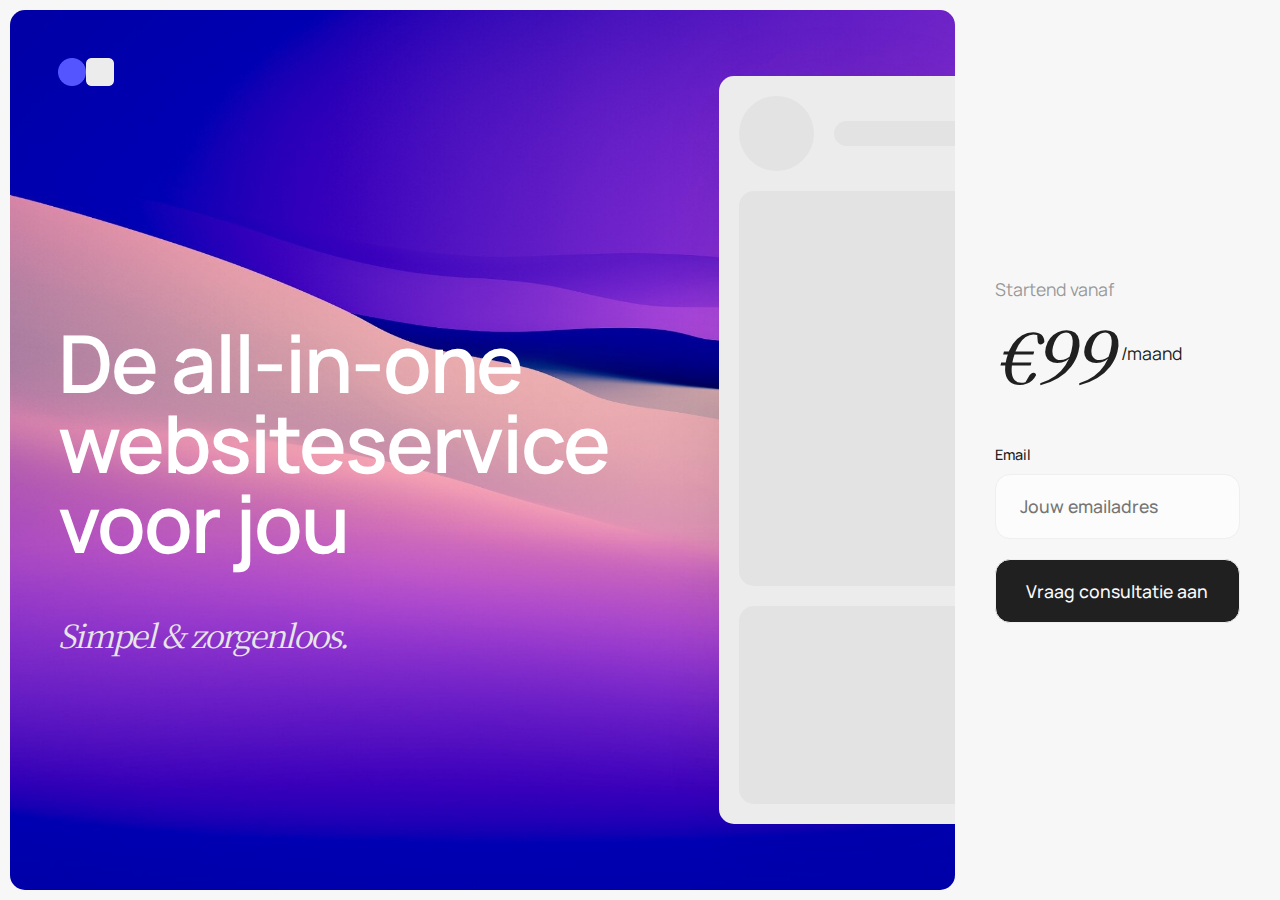
<file: index.html>
<!DOCTYPE html>
<html xmlns="http://www.w3.org/1999/xhtml" xml:lang="en" lang="en">

<head>
   <title>Pixelpartner | Een website voor jouw business. Simpel & zorgenloos.</title>
   <meta http-equiv="content-type" content="text/html;charset=utf-8" />
   <meta name="generator" content="Geany 1.37.1" />
   <meta content="width=device-width, initial-scale=1" name="viewport" />
   <link rel="icon" type="image/x-icon" href="img/favicon.png">
   <script src="https://ajax.googleapis.com/ajax/libs/jquery/1.9.1/jquery.min.js"></script>
   <link rel="stylesheet" href="index.css">
<link rel="preconnect" href="https://fonts.googleapis.com">
<link rel="preconnect" href="https://fonts.gstatic.com" crossorigin>
<link href="https://fonts.googleapis.com/css2?family=Barlow:ital,wght@0,100;0,200;0,300;0,400;0,500;0,600;0,700;0,800;0,900;1,100;1,200;1,300;1,400;1,500;1,600;1,700;1,800;1,900&family=Inter:ital,opsz,wght@0,14..32,100..900;1,14..32,100..900&family=Manrope:wght@200..800&family=Noto+Serif+KR:wght@200..900&display=swap" rel="stylesheet">
</head>

<script>
   function myFunction() {
     var body = document.body; 
     var x = document.getElementById("overlayMenu");
     
     if (x.style.display === "block") {
       x.style.display = "none";
       body.style.overflow = "auto";
     } else {
       x.style.display = "block";
       body.style.overflow = "hidden";
     }
   }
</script>
<script>
   $(document).ready(function() {
     $("#mobileNavBtn").click(function() {
       $(".mobileMenu").toggleClass("active");
     });
   });
</script>

<body>
   <div id="content">
      <div id="sectionOne">
	 <div id="oneContent">	    
	    <div id="sectionOneContent">
	       <div id="introContainer">
		  <div id="introLeft">
		     <div id="introNav">
			<a href="">
			   <img src="img/logo.png" id="logo">
			</a>
		     </div>
		     
		     <div id="introText">
			<h1>De all-in-one websiteservice voor jou</h1>
			<h2>Simpel & zorgenloos.</h2>
		     </div>
		  </div>
		  
		  <div id="introRight">
		     
		     <div id="mockupContainer">
		     	<div id="mockupBox">
			   <div id="mockGrid">
			      <span class="circle"></span>
			      <span class="lazy"></span>
			   </div>
			   <div class="mock"></div>
			   <div class="mock" id="nonMob"></div>
			</div>
		     </div>
		  </div>
	       </div>
	       
	       <div id="startContainer">
		  <p>Startend vanaf</p>
		  <div id="priceContainer">
		     <h3>€99</h3>
		     <p>/maand</p>
		  </div>
		  
		  
		  <form>
		     <div class="inputContainer">
			<h6 class="inputLabel">Email</h6>
			<input type="email" placeholder="Jouw emailadres" id="email">
		     </div>
		     <input type="submit" id="submit" value="Vraag consultatie aan">
		  </form>
	       </div>
	    </div>
	 </div>
      </div>
   </div>
</body>

</html>
</file>
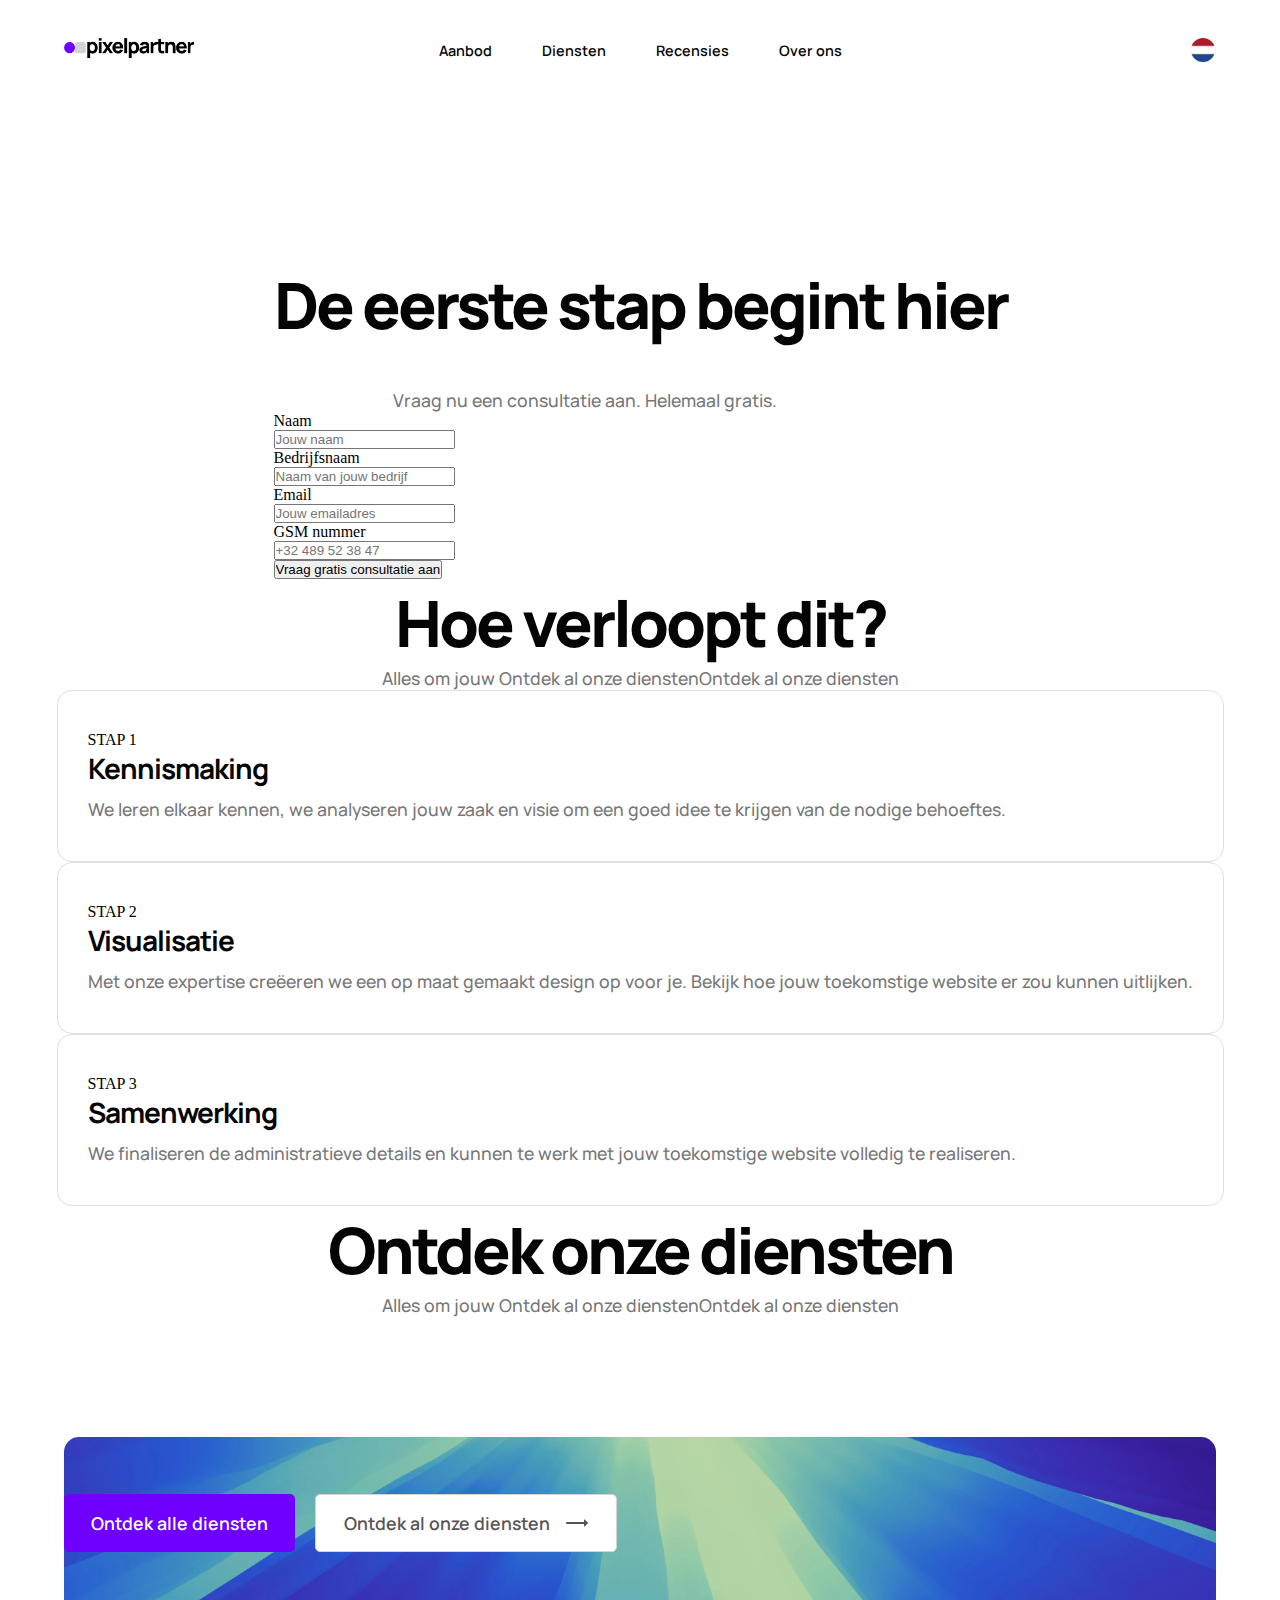
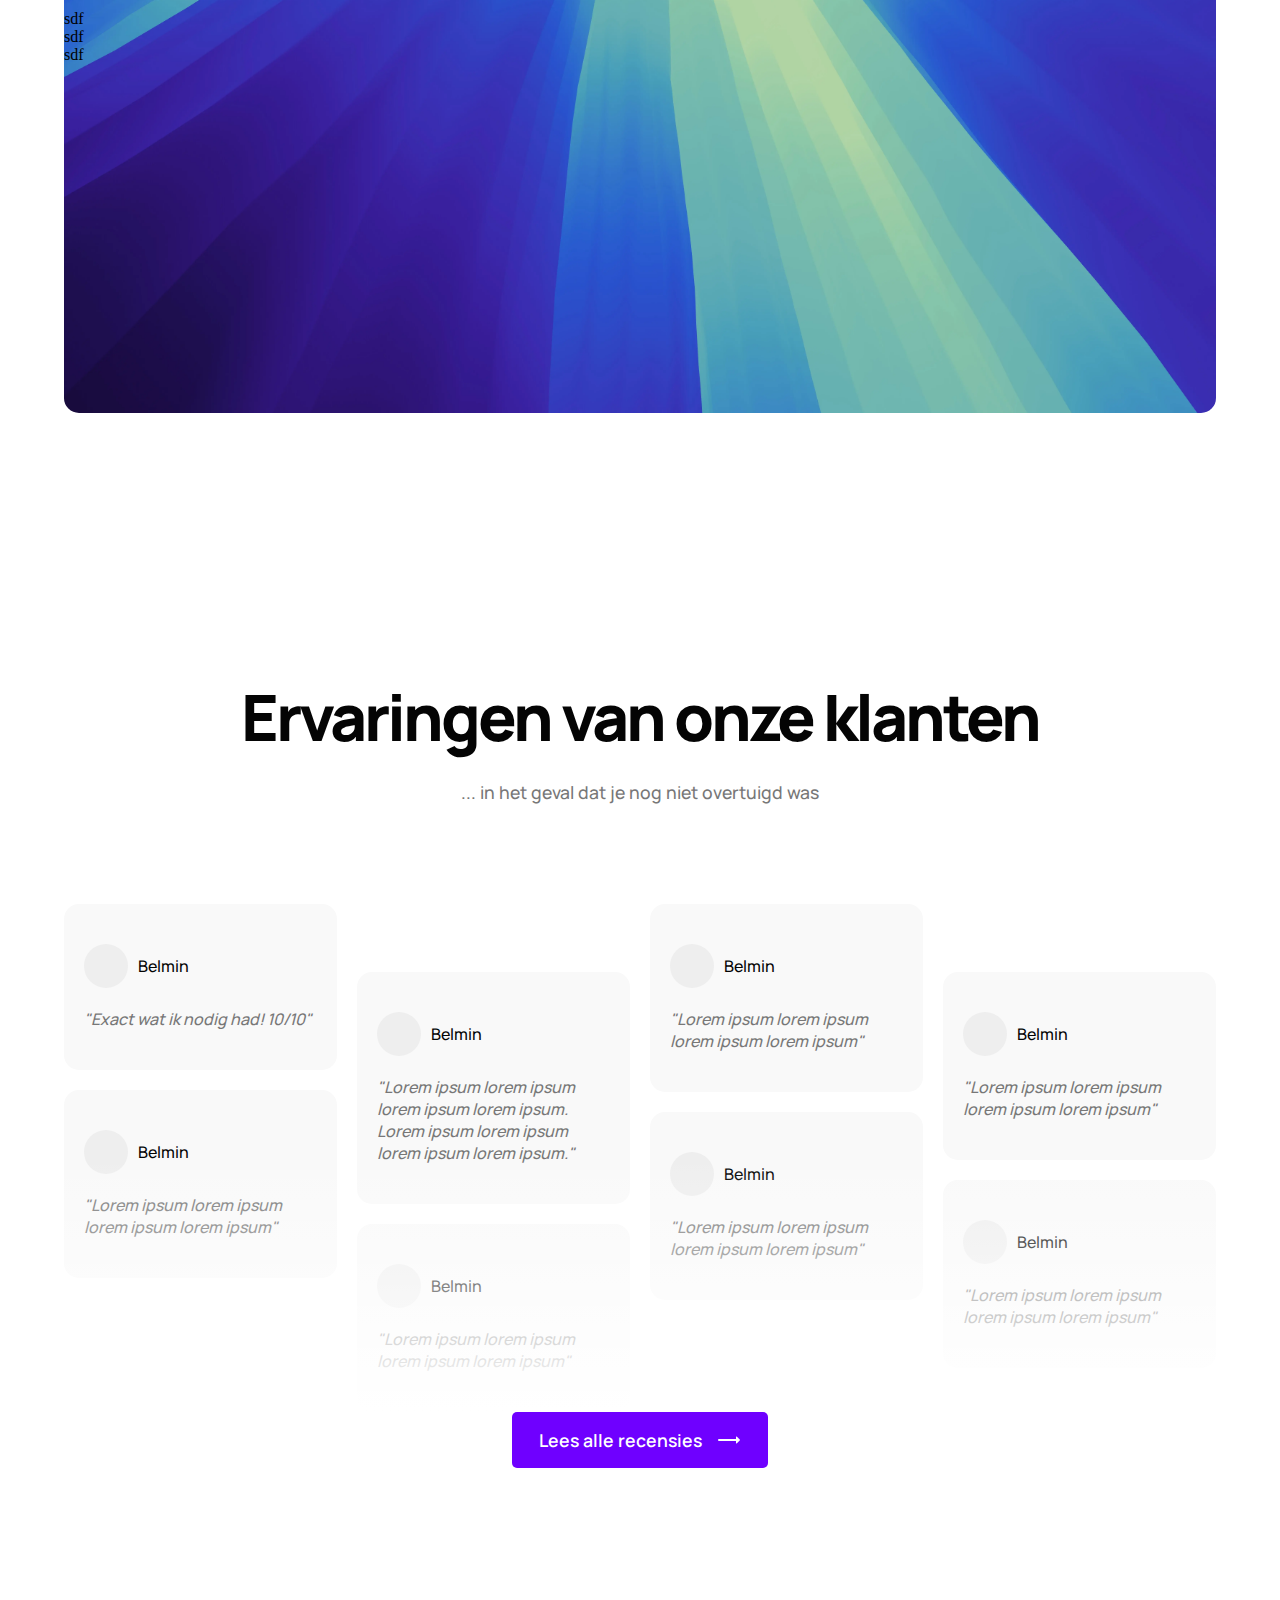
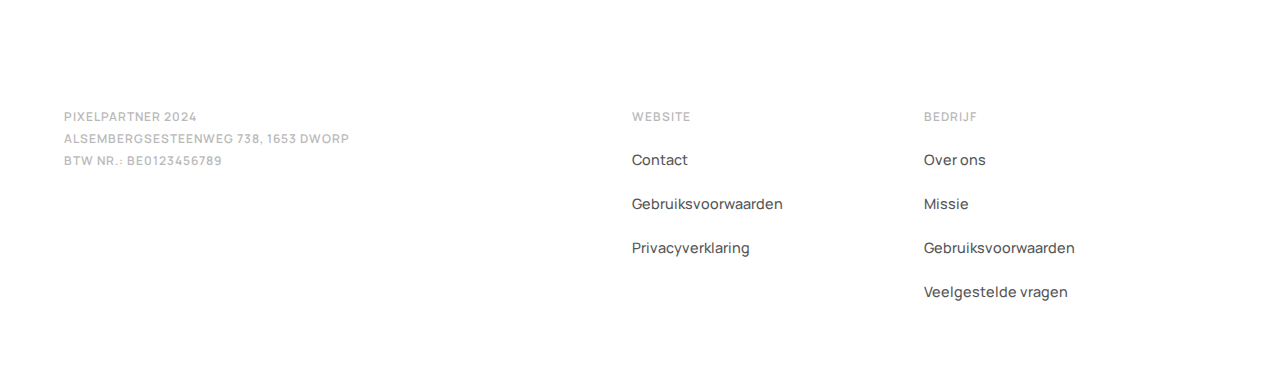
<file: apply.html>
<!DOCTYPE html>
<html xmlns="http://www.w3.org/1999/xhtml" xml:lang="en" lang="en">

<head>
   <title>Aanvraag consultatiegesprek | Pixelpartner | Een website voor jouw business. Simpel & zorgenloos.</title>
   <meta http-equiv="content-type" content="text/html;charset=utf-8" />
   <meta name="generator" content="Geany 1.37.1" />
   <meta content="width=device-width, initial-scale=1" name="viewport" />
   <link rel="icon" type="image/x-icon" href="img/favicon.png">
   <script src="https://ajax.googleapis.com/ajax/libs/jquery/1.9.1/jquery.min.js"></script>
   <link rel="stylesheet" href="apply.css">
   <link rel="preconnect" href="https://fonts.googleapis.com">
   <link rel="preconnect" href="https://fonts.gstatic.com" crossorigin>
   <link href="https://fonts.googleapis.com/css2?family=Barlow:ital,wght@0,100;0,200;0,300;0,400;0,500;0,600;0,700;0,800;0,900;1,100;1,200;1,300;1,400;1,500;1,600;1,700;1,800;1,900&family=Manrope:wght@200..800&display=swap" rel="stylesheet">
</head>

<script>
   function myFunction() {
     var body = document.body; 
     var x = document.getElementById("overlayMenu");
     
     if (x.style.display === "block") {
       x.style.display = "none";
       body.style.overflow = "auto";
     } else {
       x.style.display = "block";
       body.style.overflow = "hidden";
     }
   }
</script>
<script>
   $(document).ready(function() {
     $("#mobileNavBtn").click(function() {
       $(".mobileMenu").toggleClass("active");
     });
   });
</script>

<body>
   <div id="languageContainer">
      <div id="languageOverlay">
	 <div id="languagePickContainer">
	    <h3 id="languageText">Selecteer taal</h3>
	    <div id="languagePick">
	       <button class="languageBtn activeLanguage">
		  <span class="languageFlag nl"></span>
		  <h5 class="languageName">Nederlands</h5>
	       </button>
	       <button class="languageBtn">
		  <span class="languageFlag fr"></span>
		  <h5 class="languageName">Français</h5>
	       </button>
	       <button class="languageBtn">
		  <span class="languageFlag en"></span>
		  <h5 class="languageName">English</h5>
	       </button>
	    </div>
	 </div>
      </div>
   </div>
   
   <div id="bodyContainer">
      <div id="navContainer">
	 <div id="nav">
	    <nav>
	       <a href="index.html" id="logoContainer">
		  <img src="img/logo3.png" id="logo">
	       </a>
	       <div id="navLinks">
		  <li><a onmouseover="openOverlay()" class="navLink" id="aanbodBtn">
		     <span class="linkFiller"></span>
		     <div class="linkText">Aanbod</div>
		     <span class="linkFiller">
			<span class="linkBall"></span>
		     </span>
		  </a></li>
		  <li><a href="" class="navLink">
		     <span class="linkFiller"></span>
		     <div class="linkText">Diensten</div>
		     <span class="linkFiller">
			<span class="linkBall"></span>
		     </span>
		  </a></li>
		  <li><a href="" class="navLink">
		     <span class="linkFiller"></span>
		     <div class="linkText">Recensies</div>
		     <span class="linkFiller">
			<span class="linkBall"></span>
		     </span>
		  </a></li>
		  <li><a href="" class="navLink">
		     <span class="linkFiller"></span>
		     <div class="linkText">Over ons</div>
		     <span class="linkFiller">
			<span class="linkBall"></span>
		     </span>		  
		  </a></li>
	       </div>
	       
	       <div id="navRight">
		  <button id="navLanguage">
		     <img src="img/nl.png" id="langFlag">
		  </button>
		  
		  <button id="mobileNavBtn" class="mobileMenu "onclick="myFunction()"></button>
	       </div>
	    </nav>	 
	 </div>
	 
	 <div id="navOverlayContainer">
	    <div id="overlayContainer">
	       <div id="overlayContent">
		  <div id="overlayTextContainer">
		     <h3>Aanbod</h3>
		  </div>
		  <a href="" class="overlayBoxContainer">
		     <div class="overlayBox"></div>
		     <div class="overlayNavBtn">
			<p class="overlayBtnText">Starter</p>
			<img width="24" height="24" src="img/arrow-g.png" alt="long-arrow-right"/>
		     </div>
		  </a>
		  <a href="" class="overlayBoxContainer">
		     <div class="overlayBox"></div>
		     <div class="overlayNavBtn">
			<p class="overlayBtnText">Premium</p>
			<img width="24" height="24" src="img/arrow-g.png" alt="long-arrow-right"/>
		     </div>
		  </a>
	       </div>
	    </div>
	 </div>
	 
	 <div id="overlayMenu">
	    <div id="overlayMenuContent">
	       <div id="overlayMenuInner">
		  <a class="serviceTitleBox oLink" href="">
		     <p class="serviceTitle">Aanbod</p>
		     <img width="24" height="24" src="img/arrow-g.png" alt="long-arrow-right"/>
		  </a>
		  <a class="serviceTitleBox oLink" href="">
		     <p class="serviceTitle">Diensten</p>
		     <img width="24" height="24" src="img/arrow-g.png" alt="long-arrow-right"/>
		  </a>
		  <a class="serviceTitleBox oLink" href="">
		     <p class="serviceTitle">Recensies</p>
		     <img width="24" height="24" src="img/arrow-g.png" alt="long-arrow-right"/>
		  </a>
		  <a class="serviceTitleBox oLink noBorder" href="">
		     <p class="serviceTitle">Contact</p>
		     <img width="24" height="24" src="img/arrow-g.png" alt="long-arrow-right"/>
		  </a>
	       </div>
	    </div>
	 </div>
	 
      </div>
      
      <div id="contentContainer">
	 <div id="leftContainer">
	    <h1>De eerste stap begint hier</h1>
	    <p class="introText">Vraag nu een consultatie aan. Helemaal gratis.</p>
	    
	    <form id="formSection">
	       <div class="formBox">
		  <p class="formBoxLabel">Naam</p>
		  <input type="text" class="formInput" placeholder="Jouw naam" id="name">
	       </div>
	       <div class="formBox">
		  <p class="formBoxLabel">Bedrijfsnaam</p>
		  <input type="text" class="formInput" placeholder="Naam van jouw bedrijf" id="companyName">
	       </div>
	       <div class="formBox">
		  <p class="formBoxLabel">Email</p>
		  <input type="email" class="formInput" placeholder="Jouw emailadres" id="email">
	       </div>
	       <div class="formBox">
		  <p class="formBoxLabel">GSM nummer</p>
		  <input type="text" class="formInput" placeholder="+32 489 52 38 47" id="phone">
	       </div>
	       <div id="submitBox">
		  <input type="submit" id="submit" value="Vraag gratis consultatie aan">	       
	       </div>
	    </form>    
	 </div>
	 
	 <div id="rightContainer">
	    <div id="dienstenTitleSection">
	       <h2>Hoe verloopt dit?</h2>
	       <h5>Alles om jouw Ontdek al onze dienstenOntdek al onze diensten</h5>	    
	    </div>
	    
	    <div id="applyProcessContainer">
	       <a class="companyServiceBox">
		  <div class="applyStepBox">
		     <div class="stepBox">
			<p class="stepTitle">STAP 1</p>
		     </div>
		     <p class="serviceTitle">Kennismaking</p>
		  </div>
		  <p class="serviceText">We leren elkaar kennen, we analyseren jouw zaak en visie om een goed idee te krijgen van de nodige behoeftes.</p>
	       </a>
	       
	       <div class="applyLineContainer">
		  <div class="applyLine"></div>
	       </div>
	       
	       <a class="companyServiceBox">
		  <div class="applyStepBox">
		     <div class="stepBox">
			<p class="stepTitle">STAP 2</p>
		     </div>
		     <p class="serviceTitle">Visualisatie</p>
		  </div>
		  <p class="serviceText">Met onze expertise creëeren we een op maat gemaakt design op voor je. Bekijk hoe jouw toekomstige website er zou kunnen uitlijken.</p>
	       </a>
	       
	       <div class="applyLineContainer">
		  <div class="applyLine"></div>
	       </div>
	       
	       <a class="companyServiceBox">
		  <div class="applyStepBox">
		     <div class="stepBox">
			<p class="stepTitle">STAP 3</p>
		     </div>
		     <p class="serviceTitle">Samenwerking</p>
		  </div>
		  <p class="serviceText">We finaliseren de administratieve details en kunnen te werk met jouw toekomstige website volledig te realiseren.</p>
	       </a>
	    </div>
	 </div>
	 
	 <div id="dienstenTitleSection">
	    <h2>Ontdek onze diensten</h2>
	    <h5>Alles om jouw Ontdek al onze dienstenOntdek al onze diensten</h5>	    
	 </div>
	 
	 <div id="firstSection">
	    <div id="middleSection">
	       <div id="middleButtons">
	       	 <div id="mainButtons">
		     <a href="apply.html" id="contactBtn">Ontdek alle diensten
		     </a>
		     <a href="" id="exploreBtn">Ontdek al onze diensten
			<img width="24" height="24" src="img/arrow-g.png" alt="long-arrow-right"/>
		     </a>
		  </div>
	       </div>
	       
	       <div id="bottomSection">
		  <div class="bottomSectionBox">
		     <p>sdf</p>
		  </div>
		  <div class="bottomSectionBox nonPrio">
		     <p>sdf</p>
		  </div>
		  <div class="bottomSectionBox nonPrio">
		     <p>sdf</p>
		  </div>
	       </div>
	    </div>
	 </div>
      
	 <div id="thirdSection">
	    <div id="secondTitleContainer">
	       <h2>Ervaringen van onze klanten</h2>
	       <h5>... in het geval dat je nog niet overtuigd was</h5>	    
	    </div>
	    
	    <div id="thirdContent">
	       <div id="reviewsContainer">
		  <div class="reviewsColumn">
		     <div class="reviewBox">
			<div class="reviewBoxTop">
			   <div class="reviewImageContainer"></div>
			   <p class="reviewClient">Belmin</p>
			</div>
			
			<div class="reviewBoxBottom">
			   <p class="reviewText">"Exact wat ik nodig had! 10/10"</p>
			</div>
		     </div>
		     <div class="reviewBox">
			<div class="reviewBoxTop">
			   <div class="reviewImageContainer"></div>
			   <p class="reviewClient">Belmin</p>
			</div>
			
			<div class="reviewBoxBottom">
			   <p class="reviewText">"Lorem ipsum lorem ipsum lorem ipsum lorem ipsum"</p>
			</div>
		     </div>
		  </div>
		  <div class="reviewsColumn nonMob">
		     <div class="reviewBox columnMargin">
			<div class="reviewBoxTop">
			   <div class="reviewImageContainer"></div>
			   <p class="reviewClient">Belmin</p>
			</div>
			
			<div class="reviewBoxBottom">
			   <p class="reviewText">"Lorem ipsum lorem ipsum lorem ipsum lorem ipsum. Lorem ipsum lorem ipsum lorem ipsum lorem ipsum."</p>
			</div>
		     </div>
		     <div class="reviewBox">
			<div class="reviewBoxTop">
			   <div class="reviewImageContainer"></div>
			   <p class="reviewClient">Belmin</p>
			</div>
			
			<div class="reviewBoxBottom">
			   <p class="reviewText">"Lorem ipsum lorem ipsum lorem ipsum lorem ipsum"</p>
			</div>
		     </div>
		  </div>
		  <div class="reviewsColumn nonMob">
		     <div class="reviewBox">
			<div class="reviewBoxTop">
			   <div class="reviewImageContainer"></div>
			   <p class="reviewClient">Belmin</p>
			</div>
			
			<div class="reviewBoxBottom">
			   <p class="reviewText">"Lorem ipsum lorem ipsum lorem ipsum lorem ipsum"</p>
			</div>
		     </div>
		     <div class="reviewBox">
			<div class="reviewBoxTop">
			   <div class="reviewImageContainer"></div>
			   <p class="reviewClient">Belmin</p>
			</div>
			
			<div class="reviewBoxBottom">
			   <p class="reviewText">"Lorem ipsum lorem ipsum lorem ipsum lorem ipsum"</p>
			</div>
		     </div>
		  </div>
		  <div class="reviewsColumn">
		     <div class="reviewBox columnMargin">
			<div class="reviewBoxTop">
			   <div class="reviewImageContainer"></div>
			   <p class="reviewClient">Belmin</p>
			</div>
			
			<div class="reviewBoxBottom">
			   <p class="reviewText">"Lorem ipsum lorem ipsum lorem ipsum lorem ipsum"</p>
			</div>
		     </div>
		     <div class="reviewBox">
			<div class="reviewBoxTop">
			   <div class="reviewImageContainer"></div>
			   <p class="reviewClient">Belmin</p>
			</div>
			
			<div class="reviewBoxBottom">
			   <p class="reviewText">"Lorem ipsum lorem ipsum lorem ipsum lorem ipsum"</p>
			</div>
		     </div>
		  </div>
	       </div>
	       
	       <div id="thirdOverlay"></div>
	    </div>
	    <div id="reviewsBtnContainer">
	       <a class="tierBtn">
		  Lees alle recensies
		  <img width="24" height="24" src="img/arrow-w.png" alt="long-arrow-right"/>
	       </a>
	    </div>
	 </div>
      </div>
   </div>
</body>

<footer>
   <div id="footerContainer">
      <div class="footerColumn" style="order: 3">
	 <p class="footerTop">BEDRIJF</p>
	 <a href="" class="footerLink">Over ons</a>
	 <a href="" class="footerLink">Missie</a>
	 <a href="" class="footerLink">Gebruiksvoorwaarden</a>
	 <a href="" class="footerLink">Veelgestelde vragen</a>
      </div>
      <div class="footerColumn" style="order: 2">
	 <p class="footerTop">WEBSITE</p>
	 <a href="" class="footerLink">Contact</a>
	 <a href="" class="footerLink">Gebruiksvoorwaarden</a>
	 <a href="" class="footerLink">Privacyverklaring</a>
      </div>
      <div class="footerCompanyInfo">
	 <p class="footerTop info">PIXELPARTNER 2024</p>
	 <p class="footerTop info">ALSEMBERGSESTEENWEG 738, 1653 DWORP</p>
	 <p class="footerTop info">BTW NR.: BE0123456789</p>
      </div>
   </div>
</footer>

</html>
</file>
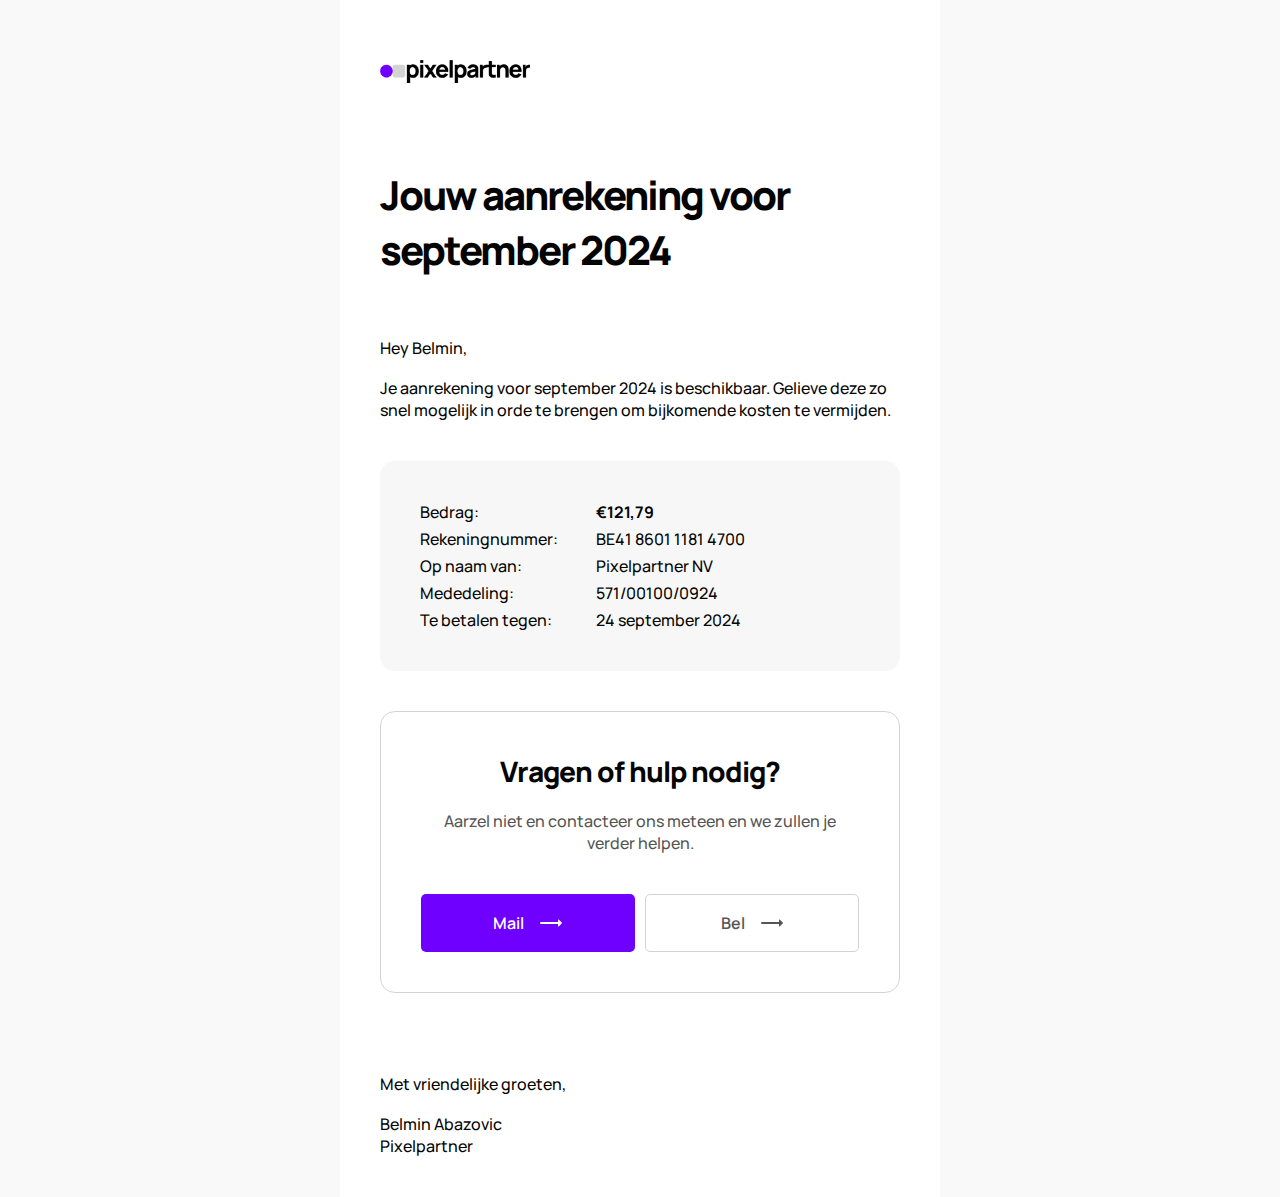
<file: emailPayment.html>
<!DOCTYPE html>
<html xmlns="http://www.w3.org/1999/xhtml" xml:lang="en" lang="en">

<head>
   <title>untitled</title>
   <meta http-equiv="content-type" content="text/html;charset=utf-8" />
   <meta name="generator" content="Geany 1.37.1" />
   <meta content="width=device-width, initial-scale=1" name="viewport" />
   <script src="https://ajax.googleapis.com/ajax/libs/jquery/1.9.1/jquery.min.js"></script>
   <link rel="stylesheet" href="emailPayment.css">
   <link rel="preconnect" href="https://fonts.googleapis.com">
   <link rel="preconnect" href="https://fonts.gstatic.com" crossorigin>
   <link href="https://fonts.googleapis.com/css2?family=Barlow:ital,wght@0,100;0,200;0,300;0,400;0,500;0,600;0,700;0,800;0,900;1,100;1,200;1,300;1,400;1,500;1,600;1,700;1,800;1,900&family=Manrope:wght@200..800&display=swap" rel="stylesheet">
</head>

<body>
   <div id="contentContainer">
      <div id="sectionOne">
         <img src="img/logo3.png" id="logo">
      </div>
      <div id="sectionTwo">
         <h1>Jouw aanrekening voor september 2024</h1>      
      </div>
      
      <div id="sectionThree">
         <p>Hey Belmin,</p>
         <br>
         <p>Je aanrekening voor september 2024 is beschikbaar. Gelieve deze zo snel mogelijk in orde te brengen om bijkomende kosten te vermijden.</p>
      </div>
      
      <div id="sectionFour">
         <p>Bedrag:</p>
         <p class="b bl">€121,79</p>
         <p>Rekeningnummer:</p>
         <p class="bl">BE41 8601 1181 4700</p>
         <p>Op naam van:</p>
         <p class="bl">Pixelpartner NV</p>
         <p>Mededeling:</p>
         <p class="bl">571/00100/0924</p>
         <p>Te betalen tegen:</p>
         <p class="bl">24 september 2024</p>
      </div>
      
      <div id="sectionFive">
         <h2>Vragen of hulp nodig?</h2>
         <p class="helpText">Aarzel niet en contacteer ons meteen en we zullen je verder helpen.</p>
         <div id="sectionFiveButtons">
            <a href="" id="emailBtn">Mail
               <img width="24" height="24" src="img/arrow-w.png" alt="long-arrow-right"/>
            </a>
            <a href="" id="callBtn">Bel
               <img width="24" height="24" src="img/arrow-g.png" alt="long-arrow-right"/>
            </a>
         </div>
      </div>
      
      <div id="sectionSix">
         <p>Met vriendelijke groeten,</p>
         <br>
         <p>Belmin Abazovic</p>
         <p>Pixelpartner</p>
      </div>
   </div>
</body>


</html>
</file>
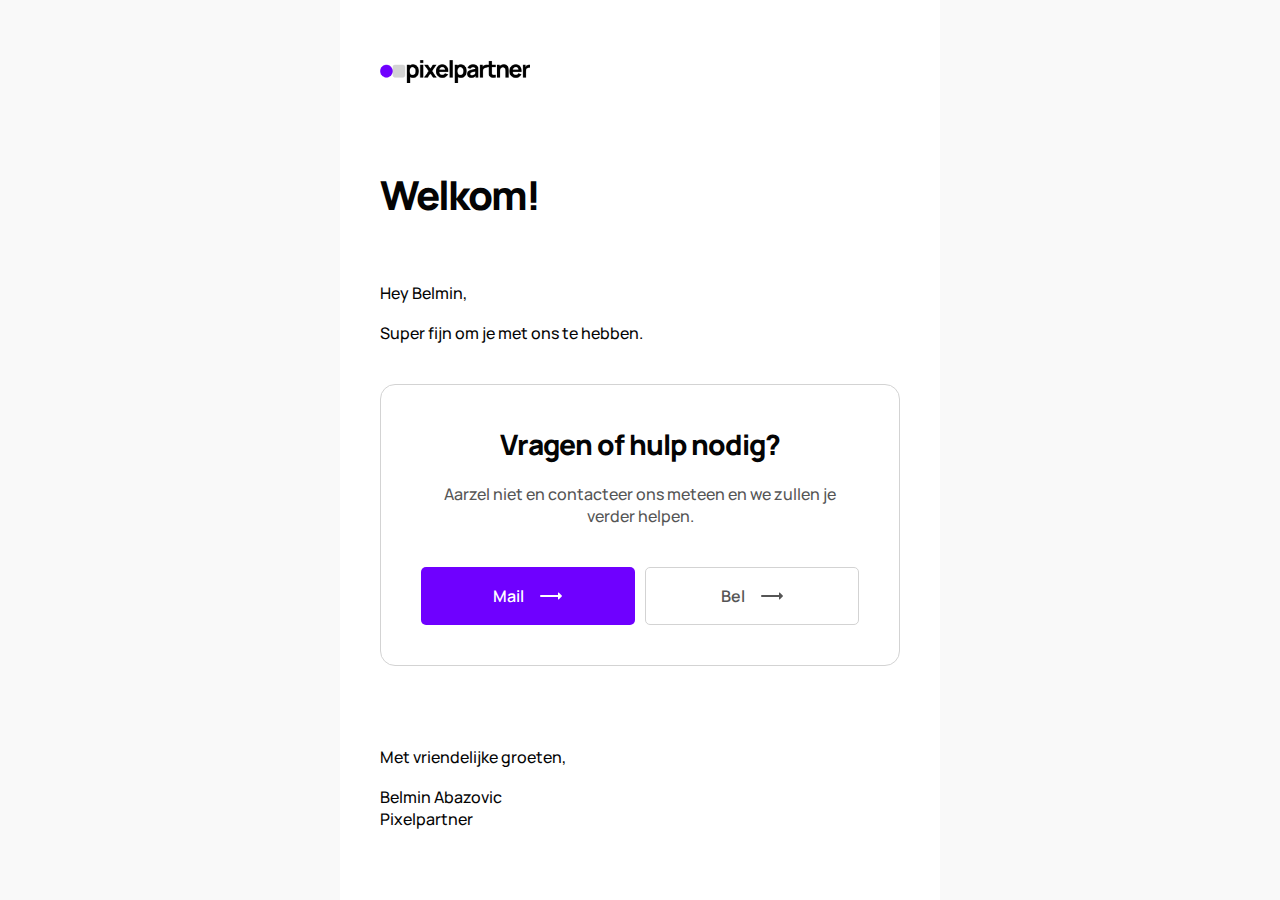
<file: emailWelcome.html>
<!DOCTYPE html>
<html xmlns="http://www.w3.org/1999/xhtml" xml:lang="en" lang="en">

<head>
   <title>untitled</title>
   <meta http-equiv="content-type" content="text/html;charset=utf-8" />
   <meta name="generator" content="Geany 1.37.1" />
   <meta content="width=device-width, initial-scale=1" name="viewport" />
   <script src="https://ajax.googleapis.com/ajax/libs/jquery/1.9.1/jquery.min.js"></script>
   <link rel="stylesheet" href="emailPayment.css">
   <link rel="preconnect" href="https://fonts.googleapis.com">
   <link rel="preconnect" href="https://fonts.gstatic.com" crossorigin>
   <link href="https://fonts.googleapis.com/css2?family=Barlow:ital,wght@0,100;0,200;0,300;0,400;0,500;0,600;0,700;0,800;0,900;1,100;1,200;1,300;1,400;1,500;1,600;1,700;1,800;1,900&family=Manrope:wght@200..800&display=swap" rel="stylesheet">
</head>

<body>
   <div id="contentContainer">
      <div id="sectionOne">
         <img src="img/logo3.png" id="logo">
      </div>
      <div id="sectionTwo">
         <h1>Welkom!</h1>      
      </div>
      
      <div id="sectionThree">
         <p>Hey Belmin,</p>
         <br>
         <p>Super fijn om je met ons te hebben.</p>
      </div>
      
      <div id="sectionFive">
         <h2>Vragen of hulp nodig?</h2>
         <p class="helpText">Aarzel niet en contacteer ons meteen en we zullen je verder helpen.</p>
         <div id="sectionFiveButtons">
            <a href="" id="emailBtn">Mail
               <img width="24" height="24" src="img/arrow-w.png" alt="long-arrow-right"/>
            </a>
            <a href="" id="callBtn">Bel
               <img width="24" height="24" src="img/arrow-g.png" alt="long-arrow-right"/>
            </a>
         </div>
      </div>
      
      <div id="sectionSix">
         <p>Met vriendelijke groeten,</p>
         <br>
         <p>Belmin Abazovic</p>
         <p>Pixelpartner</p>
      </div>
   </div>
</body>


</html>
</file>
<file: index.css>
* {
	margin: 0;
	padding: 0;
	box-sizing: border-box;
}

li {
	list-style: none;
}

a {
	text-decoration: none;
}

body {
	width: 100vw;
	min-height: 100vh;
	height: auto;
	overflow-x: hidden;
	background-color: #f7f7f7;
	display: flex;
	justify-content: center;
}



@media only screen and (min-width: 601px) {

#content {
	width: 100%;
}

#sectionOne {
	width: 100%;
	height: 100vh;
	min-height: 600px;
	background-color: #f7f7f7;
}

#oneContent {
	width: 100%;
	display: grid;
	height: 100%;
	padding: 0.65rem;
	background-colour: red;
}

#logo {
	height: 28px;
	width: auto;
}

#sectionOneContent {
	height: 100%;
	width: 100%;
	display: grid;
	grid-template-columns: 75% auto;
	grid-gap: 40px;
}

#introContainer {
	border-radius: 15px;
	background-color: #bfbfbf;
	overflow: hidden;
	display: grid;
	grid-template-columns: auto 25%;
	grid-column-gap: 3rem;
	background-image:url('img/bg2.jpg');
	background-repeat: no-repeat;
	background-size: auto 100%;
	background-position: center center;
}

#introLeft {
	display: grid;
	grid-template-rows: max-content auto;
}

#introNav {
	padding: 3rem 3rem 0rem 3rem;
}

#introText {
	display: grid;
	grid-template-rows: repeat(2, max-content);
	grid-row-gap: 3rem;
	height: 100%;
	align-content: center;
	padding: 3rem;
}

#introText h1 {
	font-family: 'Manrope', 'sans-serif';
	font-optical-sizing: auto;
	font-size: 5rem;
	font-weight: 600;
	letter-spacing: -2px;
	line-height: 1;
	font-style: normal;
	color: #FFFFFF;
}

#introText h2 {
	font-family: "Noto Serif KR", serif;
	font-optical-sizing: auto;
	font-size: 2rem;
	font-weight: 400;
	letter-spacing: -2px;
	font-style: normal;
	color: #e6e6e6;
	font-style: italic;
}

#introRight {
	height: 100%;
	width: 100%;
	position: relative;
	z-index: 1;
}

#servicesContainer {
	position: absolute;
	z-index: 2;
	width: auto;
	padding: 1rem 1.5rem;
	max-width: 15vw;
	top: 15%;
	left: -55%;
	background: rgba(0,0,0, 0.25);
	backdrop-filter: blur(3px);
	border-radius: 10px;
	-webkit-box-shadow: 0px 0px 78px -18px rgba(0,0,0,0.1);
	-moz-box-shadow: 0px 0px 78px -18px rgba(0,0,0,0.1);
	box-shadow: 0px 0px 78px -18px rgba(0,0,0,0.1);
	display: grid;
	grid-template-rows: max-content max-content;
	grid-row-gap: 5px;	
}

.serviceTitle {
	font-family: 'Manrope', 'sans-serif';
	font-optical-sizing: auto;
	font-size: 1.2rem;
	font-weight: 600;
	font-style: normal;
	color: #f9f9f9;
}

.serviceText {
	font-family: 'Manrope', 'sans-serif';
	font-optical-sizing: auto;
	font-size: 1.1rem;
	font-weight: 500;
	font-style: normal;
	color: #d6d6d6;
}

#mockupContainer {
	position: relative;
	z-index: 1;
	height: 100%;
	width: 100%;
	display: flex;
	align-items: center;
}

#mockupBox {
	background-color: #ececec;
	border-radius: 15px 0px 0px 15px;
	width: 100%;
	overflow: hidden;
	height: 85%;
	-webkit-box-shadow: 0px 0px 78px -18px rgba(0,0,0,0.1);
	-moz-box-shadow: 0px 0px 78px -18px rgba(0,0,0,0.1);
	box-shadow: 0px 0px 78px -18px rgba(0,0,0,0.1);	
	display: grid;
	grid-template-rows: max-content 2fr 1fr;
	grid-row-gap: 20px;
	padding: 20px 0px 20px 20px;
}

#mockGrid {
	display: grid;
	grid-template-columns: max-content auto;
	align-items: center;
	grid-column-gap: 20px;
}

.mock {
	background-color: #e3e3e3;
	border-radius: 15px 0px 0px 15px;
}

.circle {
	height: 75px;
	width: 75px;
	border-radius: 50%;
	background-color: #e3e3e3;
}

.lazy {
	height: 25px;
	border-radius: 15px;
	background-color: #e3e3e3;
	width: 150px;
}





#startContainer {
	display: flex;
	flex-direction: column;
	align-items: flex-start;
	justify-content: center;
	padding-right: 30px;
}

#startContainer p {
	font-family: 'Manrope', 'sans-serif';
	font-optical-sizing: auto;
	font-size: 1.1rem;
	font-weight: 400;
	font-style: normal;
	color: #999999;
}

#priceContainer {
	display: flex;
	align-items: center;
	grid-gap: 10px;
}

#priceContainer h3 {
	font-family: "Noto Serif KR", serif;
	font-optical-sizing: auto;
	font-size: 4.5rem;
	font-weight: 500;
	letter-spacing: -2px;
	font-style: normal;
	color: #202020;
	font-style: italic;	
}

#priceContainer p {
	font-family: 'Manrope', 'sans-serif';
	font-optical-sizing: auto;
	font-size: 1.1rem;
	font-weight: 400;
	font-style: normal;
	color: #202020;
}

#tierContainer {
	width: 100%;
	margin-top: 40px;
	display: grid;
	grid-template-rows: repeat(auto, max-content);
	grid-row-gap: 10px;
}

.tier {
	display: grid;
	grid-template-columns: max-content auto;
	grid-column-gap: 1.5rem;
	align-items: center;
	border: 1px solid #dedede;
	border-radius: 15px;
	padding: 1.5rem 2rem;
	cursor: pointer;
}

.tierCircle {
	height: 15px;
	aspect-ratio: 1 / 1;
	border-radius: 50%;
	background-color: #ececec;
}

.featText {
	font-family: 'Manrope', 'sans-serif';
	font-optical-sizing: auto;
	font-size: 1.1rem;
	font-weight: 600;
	font-style: normal;
	color: #202020;
}

form {
	width: 100%;
	margin-top: 40px;
}

.inputContainer {
	margin-bottom: 20px;
	display: grid;
	grid-template-rows: max-content max-content;
	grid-row-gap: 10px;
}

.inputContainer h6 {
	font-family: 'Manrope', 'sans-serif';
	font-optical-sizing: auto;
	font-size: 0.90rem;
	font-weight: 500;
	font-style: normal;
	color: #202020;
}

#email {
	width: 100%;
	font-family: 'Manrope', 'sans-serif';
	font-optical-sizing: auto;
	font-size: 1.1rem;
	font-weight: 500;
	font-style: normal;
	color: #202020;
	padding: 1.2rem 1.5rem;
	border: 1px solid #efefef;
	outline: none;
	border-radius: 15px;
	background-color: #fcfcfc;
}

#submit {
	width: 100%;
	font-family: 'Manrope', 'sans-serif';
	font-optical-sizing: auto;
	font-size: 1.1rem;
	font-weight: 500;
	font-style: normal;
	color: #f9f9f9;
	padding: 1.2rem 1.5rem;
	border: 1px solid #efefef;
	cursor: pointer;
	outline: none;
	border-radius: 15px;
	background-color: #202020;
}

}























@media only screen and (max-width: 600px) {

#content {
	width: 100%;
}

#sectionOne {
	width: 100%;
	height: auto;
	background-color: #f7f7f7;
}

#oneContent {
	width: 100%;
	display: grid;
	height: 100%;
	background-colour: red;
}

#logo {
	height: 28px;
	width: auto;
}

#sectionOneContent {
	height: 100%;
	width: 100%;
	display: grid;
	grid-template-rows: max-content auto;
	grid-gap: 40px;
}

#introContainer {
	border-radius: 0px 0px 15px 15px;
	background-color: #bfbfbf;
	overflow: hidden;
	display: grid;
	grid-template-rows: auto max-content;
	grid-row-gap: 4rem;
	padding-bottom: 0rem;
	background-image:url('img/bg2.jpg');
	background-repeat: no-repeat;
	background-size: auto 100%;
	background-position: center center;
}

#introLeft {
	display: grid;
	grid-template-rows: max-content auto;
	grid-row-gap: 4rem;
	justify-items: center;
}

#introNav {
	width: 90%;
	padding: 2rem 0rem 0rem 0rem;
}

#introText {
	display: grid;
	grid-template-rows: repeat(2, max-content);
	grid-row-gap: 2rem;
	height: 100%;
	align-content: center;
	width: 90%;
}

#introText h1 {
	font-family: 'Manrope', 'sans-serif';
	font-optical-sizing: auto;
	font-size: 3rem;
	font-weight: 600;
	letter-spacing: -2px;
	line-height: 1;
	width: 90%;
	font-style: normal;
	color: #FFFFFF;
}

#introText h2 {
	font-family: "Noto Serif KR", serif;
	font-optical-sizing: auto;
	font-size: 1.5rem;
	font-weight: 400;
	letter-spacing: -2px;
	font-style: normal;
	color: #e6e6e6;
	font-style: italic;
}

#introRight {
	height: max-content;
	width: 100%;
	position: relative;
	z-index: 1;
}

#mockupContainer {
	position: relative;
	z-index: 1;
	height: 100%;
	width: 100%;
	display: flex;
	justify-content: center;
}

#mockupBox {
	background-color: #ececec;
	border-radius: 15px 15px 0px 0px;
	width: 90%;
	overflow: hidden;
	height: 100%;
	-webkit-box-shadow: 0px 0px 78px -18px rgba(0,0,0,0.1);
	-moz-box-shadow: 0px 0px 78px -18px rgba(0,0,0,0.1);
	box-shadow: 0px 0px 78px -18px rgba(0,0,0,0.1);	
	display: grid;
	grid-template-rows: max-content 1.5fr;
	grid-row-gap: 10px;
	padding: 15px 15px 0px 15px;
}

#mockGrid {
	display: grid;
	grid-template-columns: max-content auto;
	align-items: center;
	grid-column-gap: 20px;
}

.mock {
	background-color: #e3e3e3;
	border-radius: 15px 15px 0px 0px;
	min-height: 100px;
}

#nonMob {
	display: none;
}

.circle {
	height: 60px;
	width: 60px;
	border-radius: 50%;
	background-color: #e3e3e3;
}

.lazy {
	height: 25px;
	border-radius: 15px;
	background-color: #e3e3e3;
	width: 150px;
}





#startContainer {
	display: flex;
	flex-direction: column;
	align-items: flex-start;
	justify-content: center;
	padding: 0 5% 2rem 5%;
}

#startContainer p {
	font-family: 'Manrope', 'sans-serif';
	font-optical-sizing: auto;
	font-size: 1.1rem;
	font-weight: 400;
	font-style: normal;
	color: #999999;
}

#priceContainer {
	display: flex;
	align-items: center;
	grid-gap: 10px;
}

#priceContainer h3 {
	font-family: "Noto Serif KR", serif;
	font-optical-sizing: auto;
	font-size: 4.5rem;
	font-weight: 500;
	letter-spacing: -2px;
	font-style: normal;
	color: #202020;
	font-style: italic;	
}

#priceContainer p {
	font-family: 'Manrope', 'sans-serif';
	font-optical-sizing: auto;
	font-size: 1.1rem;
	font-weight: 400;
	font-style: normal;
	color: #202020;
}

#tierContainer {
	width: 100%;
	margin-top: 40px;
	display: grid;
	grid-template-rows: repeat(auto, max-content);
	grid-row-gap: 10px;
}

.tier {
	display: grid;
	grid-template-columns: max-content auto;
	grid-column-gap: 1.5rem;
	align-items: center;
	border: 1px solid #dedede;
	border-radius: 15px;
	padding: 1.5rem 2rem;
	cursor: pointer;
}

.tierCircle {
	height: 15px;
	aspect-ratio: 1 / 1;
	border-radius: 50%;
	background-color: #ececec;
}

.featText {
	font-family: 'Manrope', 'sans-serif';
	font-optical-sizing: auto;
	font-size: 1.1rem;
	font-weight: 600;
	font-style: normal;
	color: #202020;
}

form {
	width: 100%;
	margin-top: 40px;
}

.inputContainer {
	margin-bottom: 20px;
	display: grid;
	grid-template-rows: max-content max-content;
	grid-row-gap: 10px;
}

.inputContainer h6 {
	font-family: 'Manrope', 'sans-serif';
	font-optical-sizing: auto;
	font-size: 0.90rem;
	font-weight: 500;
	font-style: normal;
	color: #202020;
}

#email {
	width: 100%;
	font-family: 'Manrope', 'sans-serif';
	font-optical-sizing: auto;
	font-size: 1rem;
	font-weight: 500;
	font-style: normal;
	color: #202020;
	padding: 1.2rem 1.5rem;
	border: 1px solid #efefef;
	outline: none;
	border-radius: 15px;
	background-color: #fcfcfc;
}

#submit {
	width: 100%;
	font-family: 'Manrope', 'sans-serif';
	font-optical-sizing: auto;
	font-size: 1rem;
	font-weight: 500;
	font-style: normal;
	color: #f9f9f9;
	padding: 1.2rem 1.5rem;
	border: 1px solid #efefef;
	cursor: pointer;
	outline: none;
	border-radius: 15px;
	background-color: #202020;
}

}
</file>
<file: apply.css>
* {
	margin: 0;
	padding: 0;
	box-sizing: border-box;
}

li {
	list-style: none;
}

a {
	text-decoration: none;
}

body {
	width: 100vw;
	min-height: 100vh;
	height: auto;
	overflow-x: hidden;
	background-color: #ffffff;
}

#bodyContainer {
	width: 100%;
}

#navContainer {
	width: 100%;
	display: flex;
	flex-direction: column;
	align-items: center;
	z-index: 10;
	left: 0;
	top: 0;
	border-bottom: 1px solid transparent;
}

#nav {
	display: flex;
	width: 100%;
	background-color: #FFFFFF;
	justify-content: center;
}

nav {
	width: 90%;
	max-width: 1200px;
	height: 100px;
	display: grid;
	grid-template-columns: 25% auto 25%;
	align-items: center;
}

#logo {
	width: 130px;
	height: auto;
	image-rendering: crisp-edges;
}

#navLinks {
	display: flex;
	justify-content: center;
	height: 100%;
}

.navLink {
	font-family: 'Manrope', 'sans-serif';
	color: #040404;
	font-size: 0.9rem;
	font-weight: 600;
	font-optical-sizing: auto;
	font-style: normal;
	cursor: pointer;
	height: 100%;
	display: grid;
	grid-template-rows: 1fr max-content 1fr;
	grid-row-gap: 10px;
	padding: 0px 25px;
}

.navLink:hover .linkBall {
	visibility: visible;
}

.linkText {
	display: flex;
	align-items: center;
}

.linkFiller {
	width: 100%;
	display: flex;
	justify-content: center;
}

.linkBall {
	border-radius: 50%;
	background-color: #cccccc;
	width: 6px;
	height: 6px;
	visibility: hidden;
}

#navRight {
	display: flex;
	align-items: center;
	justify-content: flex-end;
}

#navLanguage {
	height: 26px;
	width: 26px;
	background-color: red;
	outline: none;
	border: 1px solid #f3f3f3;
	border-radius: 15px;
	overflow: hidden;
	cursor: pointer;
}

#langFlag {
	height: 100%;
	width: 100%;
}

#navOverlayContainer {
	width: 100%;
	left: 0;
	top: 0;
	height: calc(100vh - 100px);
	background-color: rgba(0, 0, 0, 0.1);
	display: none;
}

#overlayContainer {
	width: 100%;
	height: auto;
	display: flex;
	justify-content: center;
	border-radius: 0px 0px 15px 15px;
	background-color: #FFFFFF;
}

#overlayContent {
	width: 1200px;
	display: grid;
	padding: 30px 0px;
	grid-template-columns: 200px max-content max-content;
	grid-column-gap: 20px;
}

#overlayTextContainer {
	display: flex;
	align-items: center;
}

.overlayBoxContainer {
	display: grid;
	grid-template-rows: max-content max-content;
	grid-row-gap: 15px;
	height: 100%;
	width: 100%;
	cursor: pointer;
}

.overlayBox {
	border-radius: 15px;
	background-color: #f3f3f3;
	width: 350px;
	height: 200px;
}

.overlayNavBtn {
	display: flex;
	align-items: center;
	flex-direction: row;
	gap: 15px;
	width: 100%;
}

.overlayBtnText {
	font-family: 'Manrope', 'sans-serif';
	color: #040404;
	font-size: 1.1rem;
	font-weight: 500;
	font-optical-sizing: auto;
	font-style: normal;
}


#contentContainer {
	display: flex;
	justify-content: center;
	flex-direction: column;
	align-items: center;
}

h1 {
	font-family: 'Manrope', 'sans-serif';
	color: #040404;
	font-size: 4rem;
	font-weight: 800;
	font-optical-sizing: auto;
	font-style: normal;
	margin: 10rem 0rem 2.5rem 0rem;
	letter-spacing: -3px;
	text-align: center;
}

.introText {
	font-family: 'Manrope', 'sans-serif';
	color: #777777;
	font-size: 1.1rem;
	font-weight: 500;
	font-optical-sizing: auto;
	font-style: normal;
	text-align: center;
	text-align: center;
	width: 85%;	
}

#mainButtons {
	grid-gap: 20px;
	display: grid;
	grid-template-columns: max-content max-content;
}

#contactBtn {
	font-family: 'Manrope', 'sans-serif';
	color: #FFFFFF;
	font-size: 1.1rem;
	font-weight: 600;
	font-optical-sizing: auto;
	font-style: normal;
	border-radius: 5px;
	background-color: #6F00FF;
	padding: 1rem 1.7rem;
	display: flex;
	grid-gap: 15px;
	align-items: center;
}

#contactBtn:hover {
	background-color: #7d19ff;
}

#contactBtn::active {
	background-color: #7d19ff;
}

#exploreBtn {
	font-family: 'Manrope', 'sans-serif';
	color: #555555;
	font-size: 1.1rem;
	font-weight: 600;
	font-optical-sizing: auto;
	font-style: normal;
	border-radius: 5px;
	background-color: #FFFFFF;
	padding: 1rem 1.7rem;
	border: 1px solid #D3D3D3;
	display: flex;
	grid-gap: 15px;
	align-items: center;
}


#visTop {
	width: 100%;
	height: 60px;
	display: grid;
	grid-template-columns: max-content auto max-content;
	grid-column-gap: 20px;
	align-items: center;
}

#visTopLeft {
	border-radius: 15px;
	background: rgb(242,242,242);
	background: linear-gradient(135deg, rgba(242,242,242,1) 0%, rgba(235,235,235,1) 100%);
	aspect-ratio: 1 / 1;
	height: 100%; 
}

#visTopMid {
	display: flex;
	align-items: center;
	flex-direction: columns;
	column-gap: 10px;
}

.visTopText {
	background-color: #f2f2f2;
	height: 20px;
	width: 100px;
	border-radius: 5px;
}

#visTopRight {
	background: rgb(242,242,242);
	background: linear-gradient(135deg, rgba(242,242,242,1) 0%, rgba(235,235,235,1) 100%);
	border-radius: 5px;
	height: 40px;
	display: flex;
	align-items: center;
	justify-content: center;
	width: 130px;
}

.visText {
	background-color: #e5e5e5;
	height: 15px;
	width: 80px;
	border-radius: 5px;
}

#visMid {
	display: grid;
	grid-template-columns: 65% auto;
	grid-column-gap: 20px;
	width: 100%;
}

.visMidGrid {
	display: flex;
	align-items: flex-start;
	justify-content: flex-end;
	flex-direction: column;
	row-gap: 10px;
	padding: 30px 20px;
}

.visMidText {
	background-color: #e5e5e5;
	border-radius: 5px;
}

.lazyTitle {
	height: 35px;
	width: 30%;
}

.lazyText {
	height: 15px;
	width: 70%;
}

.visBox {
	background: rgb(242,242,242);
	background: linear-gradient(135deg, rgba(242,242,242,1) 0%, rgba(235,235,235,1) 100%);
	border-radius: 15px;
}

#visBottom {
	background-color: #f2f2f2;
	border-radius: 15px 15px 0px 0px;
	width: 100%;
}

h6 {
	font-family: 'Manrope', 'sans-serif';
	color: white;
	font-size: 0.9rem;
	font-weight: 700;
	font-optical-sizing: auto;
	font-style: normal;
	line-height: 1.2;
}

#companyServicesSection {
	width: 100%;
	display: flex;
	justify-content: center;
}

#companyServicesContent {
	width: 90%;
	max-width: 1200px;
	display: grid;
	grid-template-columns: repeat(3, 1fr);
	grid-column-gap: 20px;
}

.companyServiceBox {
	border: 1px solid #dfdfdf;
	border-radius: 15px;
	padding: 40px 30px;
	display: grid;
	grid-template-rows: max-content auto;
	grid-gap: 10px;
	cursor: pointer;
}

.companyServiceBox:hover {
	border: 1px solid #d2d2d2;
}

.serviceTitleBox {
	display: flex;
	align-items: center;
	flex-direction: row;
	column-gap: 25px;
}

.serviceTitle {
	font-family: 'Manrope', 'sans-serif';
	color: #040404;
	font-size: 1.75rem;
	font-weight: 700;
	font-optical-sizing: auto;
	font-style: normal;
	letter-spacing: -1px;
}

.serviceText {
	font-family: 'Manrope', 'sans-serif';
	color: #777777;
	font-size: 1.1rem;
	font-weight: 500;
	font-optical-sizing: auto;
	font-style: normal;
}

#secondSection {
	width: 90%;
	max-width: 1200px;
	margin: 10rem 0rem;
}

#secondTitleContainer {
	display: flex;
	justify-content: center;
	margin-bottom: 100px;
	flex-direction: column;
	row-gap: 20px;
}

h2 {
	font-family: 'Manrope', 'sans-serif';
	color: #040404;
	font-size: 4rem;
	font-weight: 800;
	font-optical-sizing: auto;
	font-style: normal;
	letter-spacing: -3px;
	text-align: center;
}

h5 {
	font-family: 'Manrope', 'sans-serif';
	color: #777777;
	font-size: 1.1rem;
	font-weight: 500;
	font-optical-sizing: auto;
	font-style: normal;
	text-align: center;
}

#secondGrid {
	width: 100%;
	display: grid;
	justify-content: center;
	grid-template-columns: 400px 400px;
	grid-column-gap: 20px;
}

.gridBoxContainer {
	border-radius: 15px;
	height: auto;
	padding: 60px 40px;
	background-color: #f7f7f7;
	max-width: 400px;
}

.mainBox {
	background-color: #f7f7f7;
	background-image: url('img/conf.png');
	background-repeat: no-repeat;
	background-size: 100% auto;
	background-position: center -12%;
}


h3 {
	font-family: 'Manrope', 'sans-serif';
	color: #040404;
	font-size: 2.25rem;
	font-weight: 700;
	font-optical-sizing: auto;
	font-style: normal;
	letter-spacing: -1px;
	text-align: center;
}

.tierDescriptionContainer {
	margin-top: 30px;
	height: 100px;
}

.tierDescription {
	font-family: 'Manrope', 'sans-serif';
	color: #777777;
	font-size: 1.1rem;
	font-weight: 500;
	font-optical-sizing: auto;
	font-style: normal;
	text-align: center;
}

.price {
	font-family: 'Manrope', 'sans-serif';
	color: #040404;
	font-size: 1.1rem;
	font-weight: 500;
	font-optical-sizing: auto;
	font-style: normal;
}

.upper {
	font-size: 2rem;
	font-weight: 700;
}

.boxPriceContainer {
	display: flex;
	justify-content: center;
	align-items: center;
}

#tierButtonContainer {
	display: flex;
	justify-content: center;
	width: 100%;
	margin: 40px 0px;
	padding-bottom: 40px;
	border-bottom: 1px solid #dfdfdf;
}

.tierBtn {
	font-family: 'Manrope', 'sans-serif';
	color: #FFFFFF;
	font-size: 1.1rem;
	font-weight: 600;
	font-optical-sizing: auto;
	font-style: normal;
	border-radius: 5px;
	background-color: #6F00FF;
	padding: 1rem 1.7rem;
	display: flex;
	grid-gap: 15px;
	width: max-content;
	align-items: center;
	cursor: pointer;
}

.tierBtn:hover {
	background-color: #7d19ff;
}

.tierBtn::active {
	background-color: #7d19ff;
}

.featuresContainer {
	margin-top: 40px; 
}

.featureBox {
	padding-bottom: 15px;
	display: grid;
	grid-template-columns: max-content auto;
	grid-column-gap: 15px;
}

.featureTickContainer {
	height: 100%;
	display: flex;
	align-items: center;
}

.tickTop {
	align-items: flex-start;
}

.imgTop {
	margin-top: 3px;
}

.feature {	
	font-family: 'Manrope', 'sans-serif';
	color: #040404;
	font-size: 1rem;
	font-weight: 500;
	font-optical-sizing: auto;
	font-style: normal;
}

.subFeature {	
	font-family: 'Manrope', 'sans-serif';
	color: #777777;
	font-size: 0.9rem;
	font-weight: 500;
	font-optical-sizing: auto;
	font-style: normal;
	margin-top: 5px;
}

.disclaimerText {
	font-family: 'Manrope', 'sans-serif';
	color: #777777;
	font-size: 0.7rem;
	font-weight: 500;
	font-optical-sizing: auto;
	font-style: normal;
	margin-top: 20px;
}

.mainBoxColour {
	color: #FFFFFF;
}

.premiumBtn {
	color: #040404;
	background-color: #FFFFFF;
}

#thirdSection {
	width: 90%;
	max-width: 1300px;
	padding-bottom: 10rem;
	margin-top: 100px;
}

#thirdContent {
	width: 100%;
	height: auto;
	position: relative;
}

#reviewsContainer {
	display: grid;
	grid-template-columns: repeat(4, 1fr);
	grid-gap: 20px;
	position: relative;
}

.reviewsColumn {
	display: flex;
	flex-direction: column;
	row-gap: 20px;
}

.columnMargin {
	margin-top: 25%;
}

.reviewBox {
	background-color: #f9f9f9;
	height: auto;
	border-radius: 15px;
	padding: 40px 20px;
	display: grid;
	grid-template-rows: max-content max-content;
	grid-row-gap: 20px;
}

.reviewBoxTop {
	display: grid;
	grid-template-columns: max-content auto;
	grid-column-gap: 10px;
	align-items: center;
}

.reviewImageContainer {
	height: 44px;
	width: auto;
	aspect-ratio: 1 / 1;
	background-color: #eeeeee;
	border-radius: 50%;
}

.reviewClient {
	font-family: 'Manrope', 'sans-serif';
	color: #040404;
	font-size: 1rem;
	font-weight: 500;
	font-optical-sizing: auto;
	font-style: normal;
}

.reviewText {
	font-family: 'Manrope', 'sans-serif';
	color: #777777;
	font-size: 1rem;
	font-weight: 500;
	font-optical-sizing: auto;
	font-style: italic;
}


#thirdOverlay {
	width: 100%;
	background: rgb(255,255,255);
	background: linear-gradient(0deg, rgba(255,255,255,1) 0%, rgba(255,255,255,0) 100%);
	height: 50%;
	position: absolute;
	z-index: 2;
	bottom: 0;
	left: 0;
	display: flex;
	justify-content: center;
	align-items: flex-end;
}

#reviewsBtnContainer {
	display: flex;
	justify-content: center;
}


#fourthSection {
	width: 90%;
	max-width: 1200px;
	padding-bottom: 10rem;
	margin-top: 100px;
}

#accordionContainer {
	width: 100%;
	display: flex;
	justify-content: center;
}

#accordionContent {
	max-width: 1000px;
	width: 90%;
}

.accordion {
	background-color: #ffffff;
	color: #444;
	cursor: pointer;
	padding: 30px 25px;
	width: 100%;
	text-align: left;
	border: none;
	outline: none;
	transition: 0.4s;
	font-family: 'Manrope', 'sans-serif';
	color: #040404;
	font-size: 1.75rem;
	font-weight: 700;
	font-optical-sizing: auto;
	font-style: normal;
	letter-spacing: -1px;
	border-radius: 15px;
	margin-bottom: 10px;
}

.active, .accordion:hover {
  background-color: #f7f7f7;
}

.accordionBox {
	border-bottom: 1px solid #dfdfdf;
	margin-top: 10px;
	margin-bottom: 10px;
}

.panel {
	padding: 30px 25px;
	background-color: white;
	display: none;
	overflow: hidden;
	transition: max-height 0.2s ease-out;
	margin-bottom: 10px;
}








#languageContainer {
	position: fixed;
	z-index: 50;
	top: 0;
	left: 0;
	bottom: 0;
	right: 0;
	height: 100%;
	width: 100vw;
	display: none;
}

#languageOverlay {
	height: 100%;
	width: 100%;
	background: rgba(0,0,0,0.5);
	display: flex;
	align-items: center;
	justify-content: center;
}

#languagePickContainer {
	background-color: #FFFFFF;
	width: 400px;
	height: max-content;
	padding: 60px 40px;
	border-radius: 15px;
}

#languageText {
	text-align: left;
}

#languagePick {
	display: grid;
	grid-template-rows: repeat(3, max-content);
	margin-top: 40px;
}

.languageBtn {
	width: 100%;
	display: grid;
	grid-template-columns: max-content auto;
	grid-column-gap: 15px;
	padding: 1.1rem 1.3rem;
	align-items: center;
	outline: none;
	border-radius: 5px;
	background-color: #FFFFFF;
	border: 1px solid transparent;
	cursor: pointer;
}

.activeLanguage {
	border: 1px solid #D3D3D3;
	background-color: #f7f7f7;
}

.languageFlag {
	height: 24px;
	width: 24px;
	border-radius: 15px;
	overflow: hidden;
	display: flex;
	align-items: center;
	justify-content: center;
	background-repeat: no-repeat;
	border: 1px solid #F3F3F3;
	background-size: 100% 100%;
	background-position: center center;
}

.nl {
	background-image: url('img/nl.png');
}

.fr {
	background-image: url('img/fr.png');
}

.en {
	background-image: url('img/en.png');
}

.languageName {
	text-align: left;
	color: #040404;
	font-weight: 600;
}




footer {
	width: 100%;
	display: flex;
	justify-content: center;
}

#footerContainer {
	width: 90%;
	max-width: 1200px;
	padding: 5rem 0rem;
	display: flex;
}

.footerColumn {
	display: flex;
	flex-direction: column;
	row-gap: 25px;
	flex-grow: 1;
}

.footerCompanyInfo {
	order: 1;
	flex-grow: 2;
}

.footerTop {
	font-family: 'Manrope', 'sans-serif';
	color: #b9b9b9;
	font-size: 0.75rem;
	font-weight: 600;
	font-optical-sizing: auto;
	font-style: normal;
	letter-spacing: 1px;
}

.footerLink {
	font-family: 'Manrope', 'sans-serif';
	color: #555555;
	font-size: 0.9rem;
	font-weight: 500;
	font-optical-sizing: auto;
	font-style: normal;
}

.info {
	margin-bottom: 5px;
}




















@media only screen and (min-width: 601px) {

#mobileNavBtn {
	display: none;
}

#mobileServicesButtonContainer {
	display: none;
}

#firstSection {
	border-radius: 15px;
	background-color: #f9f9f9;
	width: 90%;
	max-width: 1400px;
	aspect-ratio: 1 / 0.50;
	margin: 7.5rem 0rem 10rem 0rem;
	display: grid;
	grid-template-columns: 1fr 60% 1fr;
	grid-column-gap: 40px;
	overflow: hidden;
	background-image:url('img/bg.webp');
	background-repeat: no-repeat;
	background-size: cover;
	background-position: center center;
}

.dummyBox {
	background: rgb(245,245,245);
	background: linear-gradient(135deg, rgba(245,245,245,1) 0%, rgba(242,242,242,1) 100%);
	opacity: 0.5;
}

.leftOne {
	border-radius: 0px 0px 15px 0px;
}

.leftTwo {
	border-radius: 0px 15px 15px 0px;
	width: 80%;
}

.leftThree {
	border-radius: 0px 15px 15px 0px;
	width: 50%;
}

.leftFour {
	border-radius: 0px 15px 0px 0px;
	width: 95%;
}

#leftSection {
	display: grid;
	grid-template-rows: 0.6fr 1.5fr 1.3fr 1.8fr;
	grid-row-gap: 20px;
}

.rightOne {
	border-radius: 0px 0px 0px 15px;
	width: 60%;
	justify-self: end;
}

.rightTwo {
	border-radius: 15px 0px 0px 15px;
	width: 90%;
	justify-self: end;
}

.rightThree {
	border-radius: 15px 0px 0px 15px;
	justify-self: end;
	width: 70%;	
}

.rightFour {
	border-radius: 15px 0px 0px 0px;
	width: 100%;
	justify-self: end;
}

#leftSection {
	display: grid;
	grid-template-rows: 0.6fr 1.5fr 1.3fr 1.8fr;
	grid-row-gap: 20px;
}

#rightSection {
	display: grid;
	grid-template-rows: 1fr 1.5fr 1.3fr 0.5fr;
	grid-row-gap: 20px;
}

#middleSection {
	width: 100%;
	height: 100%;
	display: grid;
	grid-template-rows: auto 70%;
}

#middleButtons {
	display: flex;
	align-items: center;
	justify-content: center;
}

#contactConsultantBtn {
	display: none;
}

#overlayMenu {
	display: none;
}

}























@media only screen and (max-width: 600px) {

body {
	width: 100vw;
	min-height: 100vh;
	height: auto;
	overflow-x: hidden;
	background-color: #FFFFFF;
}

#bodyContainer {
	width: 100%;
	overflow-x: hidden;
}


#navContainer {
	width: 100%;
	display: flex;
	flex-direction: column;
	align-items: center;
	border-bottom: 1px solid transparent;
	position: relative;
	z-index: 99;
}

#nav {
	display: flex;
	width: 100%;
	background-color: #FFFFFF;
	justify-content: center;
}

nav {
	width: 90%;
	height: auto;
	padding: 3rem 0rem;
	display: grid;
	grid-template-columns: max-content max-content;
	grid-column-gap: 0px;
	justify-content: space-between;
	align-items: center;
}

#mobileNavBtn {
	width: 26px;
	height: 26px;
	background-color: transparent;
	border: none;
	outline: none;
	background-size: 100% 100%;
	background-repeat: no-repeat;
	background-position: center center;
}

.mobileMenu {
	background-image:url('https://img.icons8.com/material-rounded/24/menu--v1.png');
}

.mobileMenu.active {
	background-image:url('https://img.icons8.com/material-rounded/48/delete-sign.png');
}

#logoContainer {
	align-items: center;
	display: flex;
}

#logo {
	width: auto;
	height: 24px;
	image-rendering: crisp-edges;
}

#navLinks {
	display: none;
}

.navLink {
	font-family: 'Manrope', 'sans-serif';
	color: #040404;
	font-size: 0.9rem;
	font-weight: 600;
	font-optical-sizing: auto;
	font-style: normal;
	cursor: pointer;
	height: 100%;
	display: grid;
	grid-template-rows: 1fr max-content 1fr;
	grid-row-gap: 10px;
	padding: 0px 25px;
}

#navRight {
	display: flex;
	align-items: center;
	flex-direction: row;
	column-gap: 20px;
	justify-content: flex-end;
}

#navLanguage {
	height: 26px;
	width: 26px;
	background-color: red;
	outline: none;
	border: 1px solid #f3f3f3;
	border-radius: 15px;
	overflow: hidden;
}

#langFlag {
	height: 100%;
	width: 100%;
}


#overlayMenu {
	width: 100%;
	height: calc(100vh - 7rem);
	background-color: rgba(0,0,0,0.3);
	z-index: 99;
	top: 8rem;
	position: absolute;
	display: none;
}

#overlayMenuContent {
	width: 100%;
	height: max-content;
	background-color: #FFFFFF;
	display: flex;
	justify-content: center;
	border-radius: 0px 0px 15px 15px;
}

#overlayMenuInner {
	width: 90%;
	padding-bottom: 4rem;
	display: flex;
	flex-direction: column;
}

.oLink {
	border-bottom: 1px solid #dfdfdf;
	padding: 30px 0px;
}

.noBorder {
	border-bottom: none;
}

#contentContainer {
	display: flex;
	margin-top: 0px;
}

#leftContainer {
	width:100%;
	display: flex;
	justify-content: center;
	flex-direction: column;
	align-items: center;
	margin-top: 0px;
}

h1 {
	font-family: 'Manrope', 'sans-serif';
	color: #040404;
	font-size: 2.2rem;
	font-weight: 800;
	font-optical-sizing: auto;
	font-style: normal;
	margin: 3rem 0rem 3rem 0rem;
	letter-spacing: -2px;
	text-align: center;
	width: 90%;
	line-height: 1.2;
}

.introText {
	font-family: 'Manrope', 'sans-serif';
	color: #777777;
	font-size: 1.1rem;
	font-weight: 500;
	font-optical-sizing: auto;
	font-style: normal;
	text-align: center;
	text-align: center;
	width: 85%;
	margin-bottom: 3rem;	
}

#mainButtons {
	grid-gap: 10px;
	display: flex;
	flex-direction: column;
	width: 90%;
	margin-bottom: 0px;
}

#contactBtn {
	font-family: 'Manrope', 'sans-serif';
	color: #FFFFFF;
	font-size: 1.1rem;
	font-weight: 600;
	font-optical-sizing: auto;
	font-style: normal;
	border-radius: 5px;
	background-color: #6F00FF;
	padding: 1.1rem 1.3rem;
	display: flex;
	grid-gap: 15px;
	width: 100%;
	text-align: center;
	align-items: center;
	justify-content: center;
}

#exploreBtn {
	display: none;
}

#firstSection {
	border-radius: 15px;
	background-color: #f9f9f9;
	width: 90%;
	margin: 0rem 0rem 2.5rem 0rem;
}

#formSection {
	width: 90%;
	display: grid;
	grid-template-rows: repeat(auto, max-content);
	row-gap: 25px;
}

.formBox {
	display: grid;
	grid-template-rows: repeat(auto, max-content);
	grid-row-gap: 10px;
	width: 100%;
}

.formInput {
	padding: 20px 25px;
	width: 100%;
	border-radius: 15px;
	border: 1px solid #dfdfdf;
	outline: none;
	font-family: 'Manrope', 'sans-serif';
	color: #040404;
	font-size: 1.1rem;
	font-weight: 500;
	font-optical-sizing: auto;
	background-color: #F9F9F9;
	font-style: normal;
}

.formInput:hover {
	border: 1px solid #b77fff;
}

.formInput::active {
	border: 1px solid #b77fff;
}

.formInput::placeholder {
	color: #777777;
}

.formBoxLabel {
	font-family: 'Manrope', 'sans-serif';
	color: #040404;
	font-size: 0.9rem;
	font-weight: 500;
	font-optical-sizing: auto;
	font-style: normal;
}

#submitBox {
	width: 100%;
	margin-top: 25px;
	display: flex;
	justify-content: center;
}

#submit {
	font-family: 'Manrope', 'sans-serif';
	color: #FFFFFF;
	font-size: 1.1rem;
	font-weight: 600;
	font-optical-sizing: auto;
	font-style: normal;
	border-radius: 5px;
	background-color: #6F00FF;
	padding: 1rem 0rem;
	outline: none;
	border: none;
	width: 80%;
	cursor: pointer;
}



#rightContainer {
	width: 100%;
	margin: 7.5rem 0rem;
	display: flex;
	justify-content: center;
	flex-direction: column;
	align-items: center;
}


#applyProcessContainer {
	width: 90%;
	display: grid;
	grid-template-columns: repeat(1, 1fr);
	grid-row-gap: 20px;
}

.applyLineContainer {
	width: 100%;
	display: flex;
	justify-content: center;
}

.applyLine {
	background-color: #dfdfdf;
	width: 2px;
	height: 40px;
}

#companyServicesSection {
	width: 100%;
	display: flex;
	justify-content: center;
	margin-bottom: 5rem;
}

#companyServicesContent {
	width: 90%;
	display: grid;
	grid-template-columns: repeat(1, 1fr);
	grid-row-gap: 20px;
}

.companyServiceBox {
	border: 1px solid #dfdfdf;
	border-radius: 15px;
	padding: 30px 25px;
	display: grid;
	grid-template-rows: max-content auto;
	grid-gap: 10px;
	cursor: pointer;
}

.companyServiceBox:hover {
	border: 1px solid #d2d2d2;
}

.applyStepBox {
	display: flex;
	align-items: flex-start;
	flex-direction: column;
	row-gap: 10px;
}

.stepBox {
	padding: 0.2rem 0.8rem;
	background-color: #ffb733;
	border-radius: 5px;
}

.stepTitle {
	font-family: 'Manrope', 'sans-serif';
	color: #FFFFFF;
	font-size: 0.70rem;
	font-weight: 600;
	font-optical-sizing: auto;
	font-style: normal;
}

.serviceTitleBox {
	display: flex;
	align-items: center;
	flex-direction: row;
	column-gap: 15px;
}

.serviceTitle {
	font-family: 'Manrope', 'sans-serif';
	color: #040404;
	font-size: 1.75rem;
	font-weight: 700;
	font-optical-sizing: auto;
	font-style: normal;
	letter-spacing: -1px;
}

.serviceText {
	font-family: 'Manrope', 'sans-serif';
	color: #777777;
	font-size: 1.1rem;
	font-weight: 500;
	font-optical-sizing: auto;
	font-style: normal;
}

#mobileServicesButtonContainer {
	margin: 40px 0px 0px 0px;
}

#moreServices {
	font-family: 'Manrope', 'sans-serif';
	color: #FFFFFF;
	font-size: 1.1rem;
	font-weight: 600;
	font-optical-sizing: auto;
	font-style: normal;
	border-radius: 5px;
	background-color: #6F00FF;
	padding: 1rem 1.7rem;
	display: flex;
	grid-gap: 15px;
	width: max-content;
	align-items: center;
	cursor: pointer;
}

#secondSection {
	width: 90%;
	margin: 10rem 0rem 5rem 0rem;
}

#secondTitleContainer {
	display: flex;
	justify-content: center;
	margin-bottom: 50px;
	flex-direction: column;
	row-gap: 20px;
}

#dienstenTitleSection {
	display: flex;
	align-items: center;
	margin-bottom: 50px;
	flex-direction: column;
	row-gap: 20px;
	width: 100%;
}

#dienstenTitleSection > H5 {
	width: 90%;
}

h2 {
	font-family: 'Manrope', 'sans-serif';
	color: #040404;
	font-size: 2.2rem;
	font-weight: 800;
	font-optical-sizing: auto;
	font-style: normal;
	letter-spacing: -2px;
	text-align: center;
	width: 100%;
}

h5 {
	font-family: 'Manrope', 'sans-serif';
	color: #777777;
	font-size: 1.1rem;
	font-weight: 500;
	font-optical-sizing: auto;
	font-style: normal;
	text-align: center;
	width: 100%;
}


#firstSection {
	border-radius: 15px;
	background-color: #f9f9f9;
	width: 90%;
	aspect-ratio: 1 / 1.4;
	margin: 0rem 0rem 2.5rem 0rem;
	display: grid;
	grid-template-columns: 1fr;
	grid-row-gap: 0px;
	overflow: hidden;
	background-image:url('img/bgM2.webp');
	background-repeat: no-repeat;
	background-size: cover;
	background-position: center center;
}

#leftSection {
	display: block;
}

#rightSection {
	display: block;
}

#middleSection {
	width: 100%;
	height: 100%;
	display: grid;
	grid-template-rows: 30% 70%;
}

#middleButtons {
	display: flex;
	width: 100%;
	height: 100%;
	align-items: center;
	justify-content: center;
}

#bottomSection {
	width: 100%;
	height: 100%;
	display: grid;
	justify-items: center;
	grid-template-rows: repeat(3, max-content);
	row-gap: 10px;
	overflow: hidden;
}

.bottomSectionBox {
	width: 90%;
	height: 9rem;
	background-color: #f2f2f2;
	border-radius: 15px;
	-webkit-box-shadow: 0px 0px 78px -18px rgba(0,0,0,0.1);
	-moz-box-shadow: 0px 0px 78px -18px rgba(0,0,0,0.1);
	box-shadow: 0px 0px 78px -18px rgba(0,0,0,0.1);	 
}

.nonPrio {
	width: 85%;
	background: rgba(242, 242, 242, 0.40);
	height: 7rem;
}

.nonPrio:last-child {
	width: 80%;
	height: 6rem;
}



#thirdSection {
	width: 90%;
	padding-bottom: 10rem;
	margin-top: 50px;
}

#thirdContent {
	width: 100%;
	height: auto;
	position: relative;
}

#reviewsContainer {
	display: grid;
	grid-template-columns: repeat(2, 1fr);
	grid-gap: 10px;
	position: relative;
}


.reviewsColumn {
	display: flex;
	flex-direction: column;
	row-gap: 10px;
}

.nonMob {
	display: none;
}

.columnMargin {
	margin-top: 25%;
}

.reviewBox {
	background-color: #f9f9f9;
	height: auto;
	border-radius: 15px;
	padding: 30px 15px;
	display: grid;
	grid-template-rows: max-content max-content;
	grid-row-gap: 20px;
}

.reviewBoxTop {
	display: grid;
	grid-template-columns: max-content auto;
	grid-column-gap: 10px;
	align-items: center;
}

.reviewImageContainer {
	height: 38px;
	width: auto;
	aspect-ratio: 1 / 1;
	background-color: #eeeeee;
	border-radius: 50%;
}

.reviewClient {
	font-family: 'Manrope', 'sans-serif';
	color: #040404;
	font-size: 1rem;
	font-weight: 500;
	font-optical-sizing: auto;
	font-style: normal;
}

.reviewText {
	font-family: 'Manrope', 'sans-serif';
	color: #777777;
	font-size: 1rem;
	font-weight: 500;
	font-optical-sizing: auto;
	font-style: italic;
}


#thirdOverlay {
	width: 100%;
	background: rgb(255,255,255);
	background: linear-gradient(0deg, rgba(255,255,255,1) 0%, rgba(255,255,255,0) 100%);
	height: 50%;
	position: absolute;
	z-index: 2;
	bottom: 0;
	left: 0;
	display: flex;
	justify-content: center;
	align-items: flex-end;
}

#reviewsBtnContainer {
	display: flex;
	justify-content: center;
}

#nonMob {
	display: none;
}






#languageContainer {
	position: fixed;
	z-index: 50;
	top: 0;
	left: 0;
	bottom: 0;
	right: 0;
	height: 100%;
	width: 100vw;
	display: none;
}

#languageOverlay {
	height: 100%;
	width: 100%;
	background: rgba(0,0,0,0.5);
	display: flex;
	align-items: flex-end;
	justify-content: center;
}

#languagePickContainer {
	background-color: #FFFFFF;
	width: 100%;
	height: max-content;
	padding: 40px 30px;
	border-radius: 15px 15px 0px 0px;
}


footer {
	width: 100%;
	display: flex;
	justify-content: center;
}

#footerContainer {
	width: 90%;
	padding: 0rem 0rem 5rem 0rem;
	display: grid;
	grid-column-gap: 20px;
	grid-row-gap: 40px;
	grid-template-columns: 1fr 1fr;
}

.footerColumn {
	display: flex;
	flex-direction: column;
	row-gap: 25px;
	flex-grow: 1;
}

.footerCompanyInfo {
	order: 3;
}

.footerTop {
	font-family: 'Manrope', 'sans-serif';
	color: #b9b9b9;
	font-size: 0.70rem;
	font-weight: 600;
	font-optical-sizing: auto;
	font-style: normal;
}

.footerLink {
	font-family: 'Manrope', 'sans-serif';
	color: #555555;
	font-size: 0.85rem;
	font-weight: 500;
	font-optical-sizing: auto;
	font-style: normal;
}

.footerCompanyInfo {
	grid-column: span 2;
	width: 100%;
}

.info {
	text-align: center;
}

}
</file>
<file: emailPayment.css>
* {
	margin: 0;
	padding: 0;
	box-sizing: border-box;
}

li {
	list-style: none;
}

a {
	text-decoration: none;
}

body {
	width: 100vw;
	min-height: 100vh;
	height: auto;
	overflow-x: hidden;
	display: flex;
	justify-content: center;
	min-height: 100vh;
	background-color: #f9f9f9;
}

#contentContainer {
	width: 600px;
	background-color: #ffffff;
	display: flex;
	flex-direction: column;
}



h1 {
	font-family: 'Manrope', 'sans-serif';
	color: #040404;
	font-size: 2.5rem;
	font-weight: 800;
	font-optical-sizing: auto;
	font-style: normal;
	letter-spacing: -2px;
}

h5 {
	font-family: 'Manrope', 'sans-serif';
	color: #777777;
	font-size: 1.1rem;
	font-weight: 500;
	font-optical-sizing: auto;
	font-style: normal;
	text-align: center;
}


#sectionOne {
	padding: 60px 40px;
}

#logo {
	width: 150px;
	height: auto;
	image-rendering: crisp-edges;
}

#sectionTwo {
	padding: 20px 40px 60px 40px;
}

#sectionThree {
	padding: 40px;
	padding-top: 0px;
}

p {
	font-family: 'Manrope', 'sans-serif';
	color: #040404;
	font-size: 1rem;
	font-weight: 500;
	font-optical-sizing: auto;
	font-style: normal;
}

#sectionFour {
	margin: 40px;
	margin-top: 0px;
	border-radius: 15px;
	padding: 40px;
	background-color: #f7f7f7;
	display: grid;
	grid-template-columns: 40% auto;
	grid-row-gap: 5px;
}

.b {
	font-weight: 700;
}

.bl {
	color: #040404;
}

#sectionFive {
	margin: 40px;
	margin-top: 0px;
	padding: 40px;
	border: 1px solid #d3d3d3;
	border-radius: 15px;
}

h2 {
	font-family: 'Manrope', 'sans-serif';
	color: #040404;
	font-size: 1.75rem;
	font-weight: 800;
	font-optical-sizing: auto;
	font-style: normal;
	letter-spacing: -1px;
	text-align: center;
}

p.helpText {
	font-family: 'Manrope', 'sans-serif';
	color: #555555;
	font-size: 1rem;
	font-weight: 500;
	font-optical-sizing: auto;
	font-style: normal;
	text-align: center;
	margin-top: 20px;
}

#sectionFiveButtons {
	display: grid;
	grid-template-columns: repeat(2, 1fr);
	grid-column-gap: 10px;
	margin-top: 40px;
}

#emailBtn {
	font-family: 'Manrope', 'sans-serif';
	color: #FFFFFF;
	font-size: 1rem;
	font-weight: 600;
	font-optical-sizing: auto;
	font-style: normal;
	border-radius: 5px;
	background-color: #6F00FF;
	padding: 1rem 1.7rem;
	display: flex;
	grid-gap: 15px;
	align-items: center;
	justify-content: center;
}

#callBtn {
	font-family: 'Manrope', 'sans-serif';
	color: #555555;
	font-size: 1rem;
	font-weight: 600;
	font-optical-sizing: auto;
	font-style: normal;
	border-radius: 5px;
	padding: 1rem 1.7rem;
	border: 1px solid #d3d3d3;
	display: flex;
	grid-gap: 15px;
	align-items: center;
	justify-content: center;
}

#sectionSix {
	padding: 40px;
}
</file>
